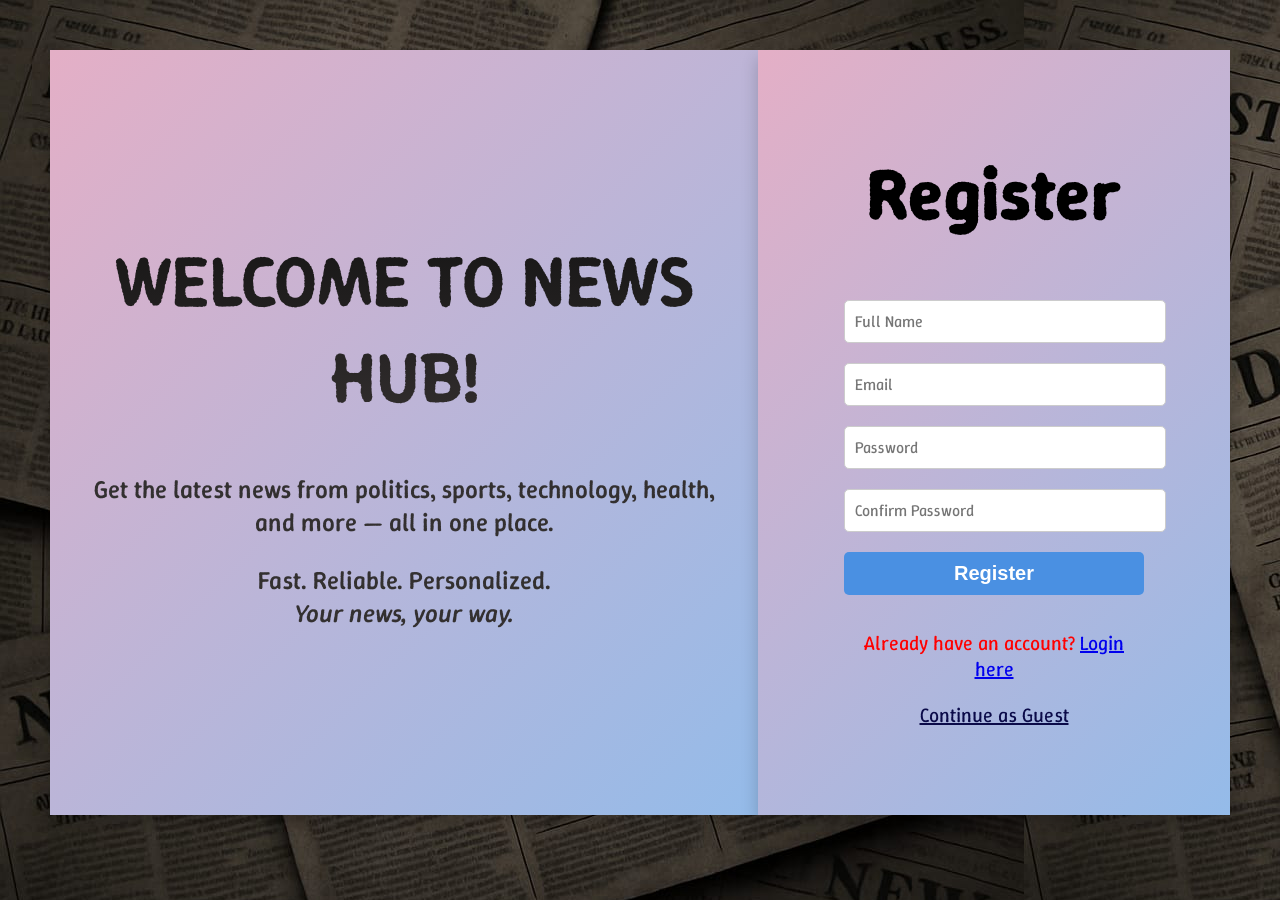
<file: index.html>
<!DOCTYPE html>
<html lang="en">

<head>
  <meta charset="UTF-8">
  <meta name="viewport" content="width=device-width, initial-scale=1.0">
  <title>Register</title>
  <link rel="stylesheet" href="./login.css">
  <link rel="preconnect" href="https://fonts.googleapis.com">
  <link rel="preconnect" href="https://fonts.gstatic.com" crossorigin>
  <link
    href="https://fonts.googleapis.com/css2?family=Roboto:ital,wght@0,100..900;1,100..900&family=Winky+Rough:ital,wght@0,300..900;1,300..900&display=swap"
    rel="stylesheet">
</head>

<body>
  <div class="container">
    <div class="item1">
      <div class="welcome">
        <h1 class="welcome-title"> WELCOME TO <span>NEWS HUB!</span></h1>
        <p class="welcome-text">
          Get the latest news from politics, sports, technology, health, and more — all in one place.
        </p>
        <p class="welcome-text">
          Fast. Reliable. Personalized. <br />
          <em>Your news, your way.</em>
        </p>

      </div>

    </div>
    <div class="item2">
      <div class="form-container">
        <h1>Register</h1>
        <form id="registerForm">
          <input type="text" id="regName" placeholder="Full Name" required />
          <input type="email" id="regEmail" placeholder="Email" required />
          <input type="password" id="regPassword" placeholder="Password" required />
          <input type="password" id="regConfirmPassword" placeholder="Confirm Password" required />
          <button type="submit">Register</button>
          <p id="registerMsg"></p>
        </form>
        <p style="text-align:center; margin-top:15px;">
          Already have an account? <a href="login.html">Login here</a>
        </p>
        <p style="text-align: center; margin-top: 20px;" id="guest" >
          <a href="news.html" style="color: rgb(11, 11, 73); text-decoration: underline;">
        Continue as Guest
      </a>
</p>

      </div>
    </div>
  </div>
  <script src="./login.js"></script>

</body>

</html>
</file>
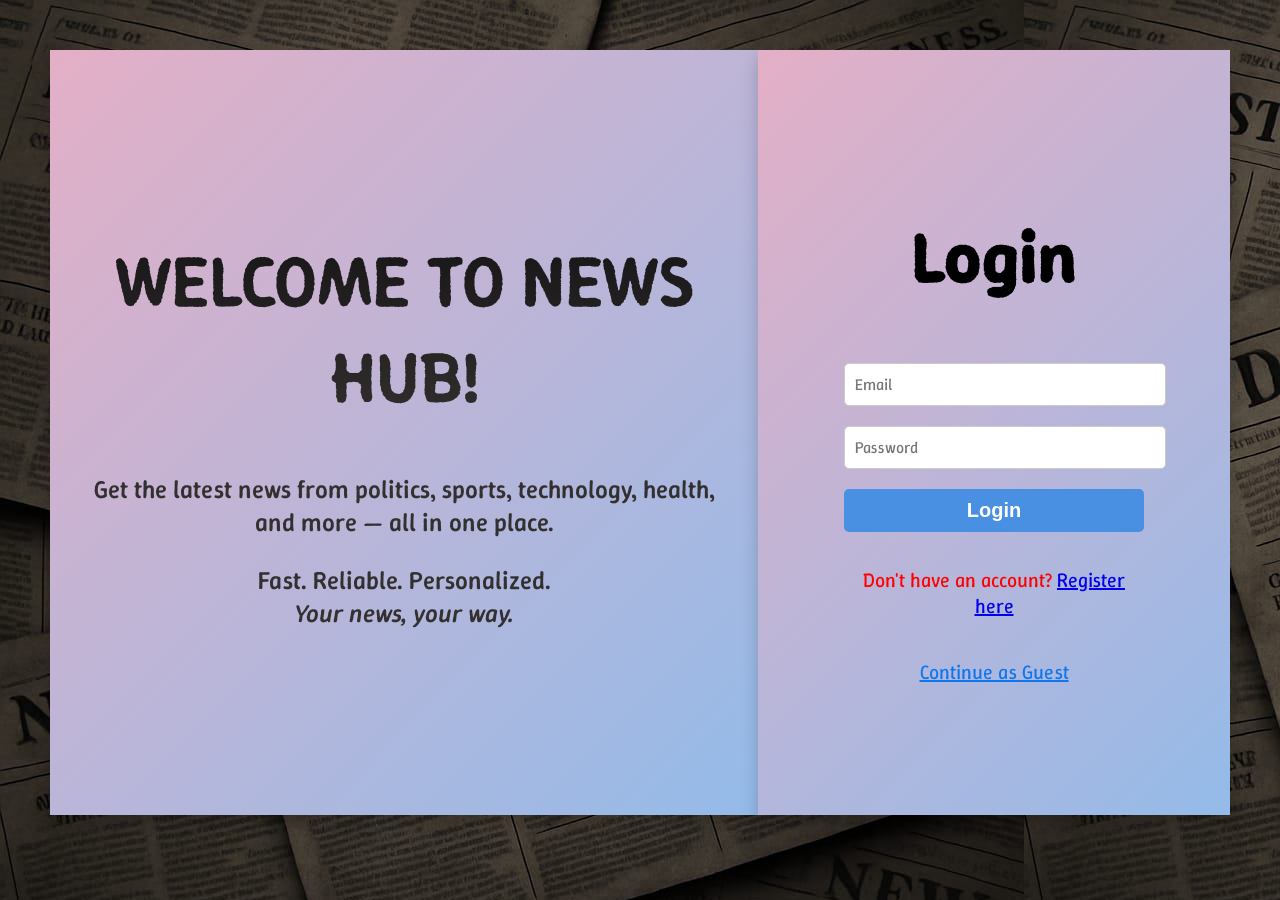
<file: login.html>
<!DOCTYPE html>
<html lang="en">

<head>
  <meta charset="UTF-8">
  <meta name="viewport" content="width=device-width, initial-scale=1.0">
  <title>Login</title>
  <link rel="stylesheet" href="login.css">
  <link rel="preconnect" href="https://fonts.googleapis.com">
  <link rel="preconnect" href="https://fonts.gstatic.com" crossorigin>
  <link
    href="https://fonts.googleapis.com/css2?family=Roboto:ital,wght@0,100..900;1,100..900&family=Winky+Rough:ital,wght@0,300..900;1,300..900&display=swap"
    rel="stylesheet">
</head>

<body>
  <div class="container">
    <div class="item1">
      <div class="welcome">
        <h1 class="welcome-title"> WELCOME TO <span>NEWS HUB!</span></h1>
        <p class="welcome-text">
          Get the latest news from politics, sports, technology, health, and more — all in one place.
        </p>
        <p class="welcome-text">
          Fast. Reliable. Personalized. <br />
          <em>Your news, your way.</em>
        </p>

      </div>

    </div>
    <div class="item2">
      <div class="form-container">
        <h1>Login</h1>
        <form id="loginForm">
          <input type="email" id="loginEmail" placeholder="Email" required />
          <input type="password" id="loginPassword" placeholder="Password" required />
          <button type="submit">Login</button>
          <p id="loginMsg"></p>
        </form>
        <p style="text-align:center; margin-top:15px;">
          Don't have an account? <a href="index.html">Register here</a>
        </p>
        <p style="text-align: center; margin-top: 20px;">
          <a href="news.html" style="color: #0e77ee; text-decoration: underline;">
        Continue as Guest
    </a></p>
      </div>
    </div>
  </div>
  <script src="./login.js"></script>
</body>

</html>
</file>
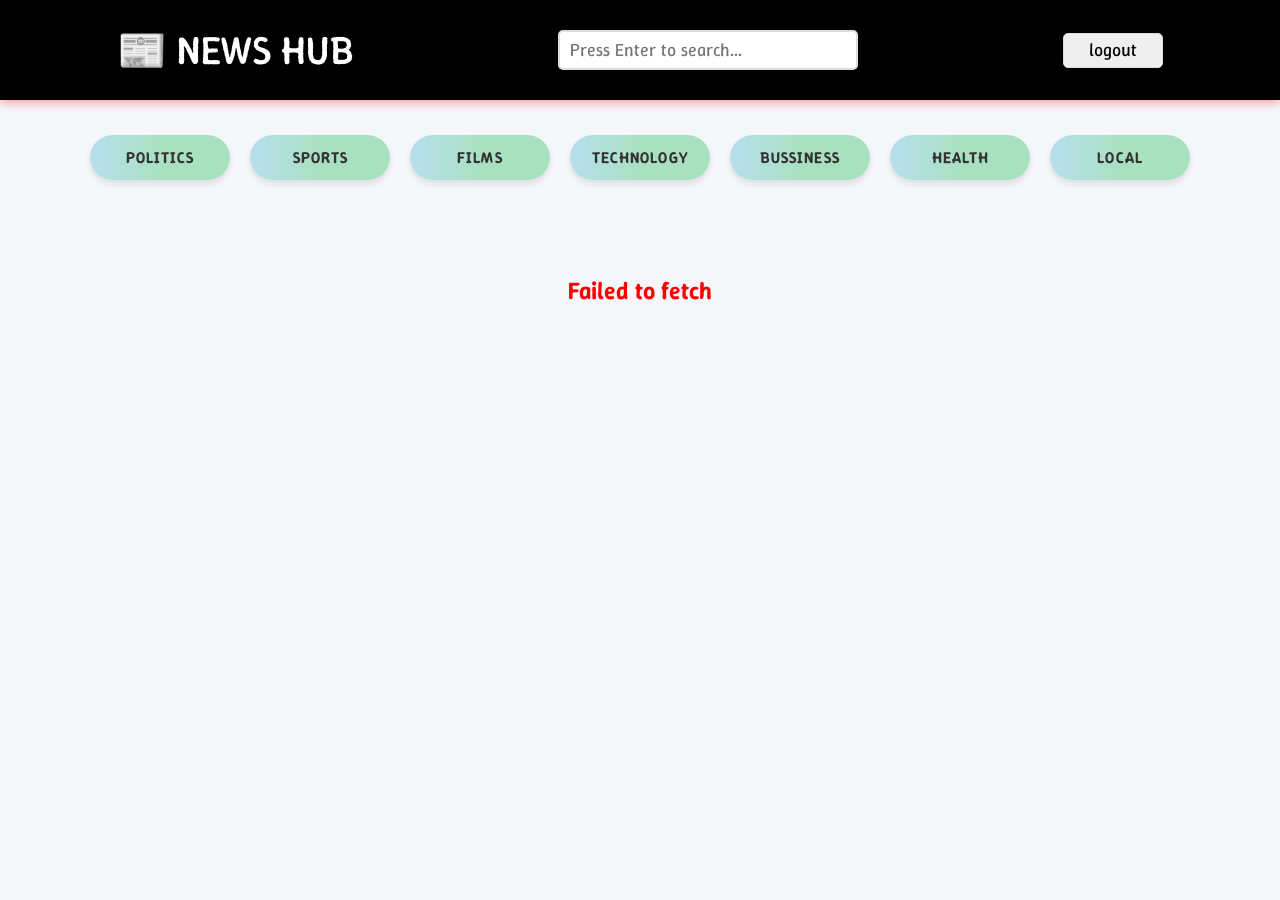
<file: news.html>
<!DOCTYPE html>
<html lang="en">

<head>
  <meta charset="UTF-8">
  <meta name="viewport" content="width=device-width, initial-scale=1.0">
  <title>NEWS HUB</title>
  <link rel="stylesheet" href="news.css">
  <link rel="preconnect" href="https://fonts.googleapis.com">
  <link rel="preconnect" href="https://fonts.gstatic.com" crossorigin>
  <link
    href="https://fonts.googleapis.com/css2?family=Roboto:ital,wght@0,100..900;1,100..900&family=Winky+Rough:ital,wght@0,300..900;1,300..900&display=swap"
    rel="stylesheet">
</head>

<body>
  <nav class="nav">
    <h1 class="logo">&#x1F4F0; NEWS HUB</h1>
    <input class="search" id="searchBox" type="search" placeholder="Press Enter to search...">
    <button class="logout" onclick="logout()">logout</button>
  </nav>
  <div class="links">
    <button onclick="fetchData('politics')">POLITICS</button>
    <button onclick="fetchData('sports')">SPORTS</button>
    <button onclick="fetchData('films')">FILMS</button>
    <button onclick="fetchData('technology')">TECHNOLOGY</button>
    <button onclick="fetchData('business')">BUSSINESS</button>
    <button id="health" onclick="fetchData('health')">HEALTH</button>
    <button id="local" onclick="fetchData('hyderabad')">LOCAL</button>
    <!-- <a href="fetchData('ipl')">IPL</a> -->
  </div>
  <div class="container" id="container">

  </div>

  <div id="loading" style="display:none; text-align:center; margin:20px;">
    <div class="spinner"></div>
  </div>

  <script src="./news.js"></script>
</body>

</html>
</file>
<file: login.css>
body {
    font-family: "Winky Rough", sans-serif;
    margin: 0px;
    padding: 0px;
    background-image: url("./bg.jpeg");
    background-repeat: repeat;
}

.container {
    height: auto;
    margin: 50px;
    display: flex;
    /* flex-wrap: wrap; */
}

.item1 {
    display: flex;
    justify-content: center;
    align-items: center;
    height: 85vh;
    width: 60%;
    background-color: blueviolet;
    box-shadow: 0 8px 16px rgba(0, 0, 0, 0.2);
   
    background: #EEAECA;
    background: linear-gradient(135deg, rgb(228, 175, 198) 0%, rgba(148, 187, 233, 1) 100%);
    
}

.item2 {
    display: flex;
    align-items: center;
    justify-content: center;
    height: 85vh;
    width: 40%;
    /* background-color: cadetblue; */
    box-shadow: 0 8px 16px rgba(0, 0, 0, 0.2);
    box-shadow: 0 8px 16px rgba(0, 0, 0, 0.2);
    background: linear-gradient(90deg, rgb(157, 157, 157) 0%, rgb(210, 207, 207) 100%);
    background: #EEAECA;
    background: linear-gradient(135deg, rgb(228, 175, 198) 0%, rgba(148, 187, 233, 1) 100%);
}  



.form-container {
    display: flex;
    flex-direction: column;
    align-items: center;
    justify-content: center;
    padding: 30px;
    width: 300px;
    text-align: center;
    animation-delay: 0.5s;
    animation: fadeSlideUp 1.5s ease-out forwards;
    opacity: 0;
    
}

.form-container h1 {
    font-size: 72px;
}

input {
    width: 100%;
    padding: 10px;
    margin: 10px 0;
    border-radius: 5px;
    border: 1px solid #ccc;
    font-family:"Winky Rough", sans-serif; 
    font-size: 16px;
}

button {
    width: 100%;
    padding: 10px;
    border: none;
    background-color: #4a90e2;
    color: white;
    border-radius: 5px;
    font-weight: bold;
    cursor: pointer;
    margin-top: 10px;
    font-size: 20px;
}

button:hover {
    background-color: #357abd;
}

p {
    font-size: 20px;
    color: red;
    margin-top: 5px;
}

.welcome {
    color: darkgray;
    text-align: center;
    margin: 25px;
    margin-top: 0px;
}

@keyframes fadeSlideUp {
    0% {
        opacity: 0;
        transform: translateY(70px);
    }

    100% {
        opacity: 1;
        transform: translateY(0);
    }
}

.welcome h1 {
    font-weight: 600;
    font-size: 72px;
    background-image: linear-gradient(rgb(23, 22, 22), rgb(50, 46, 46));
    color: transparent;
    background-clip: text;
    -webkit-background-clip: text;
    animation-delay: 0.5s;
    animation: fadeSlideUp 1.5s ease-out forwards;
    opacity: 0;
}

.welcome p {
    color: #333030;
    font-size: 25px;
    font-weight: 500;
    animation-delay: 0.5s;
    animation: fadeSlideUp 1.5s ease-out forwards;
    opacity: 0;
}
#guest{
    position: relative;
    bottom:20px;
}

@media screen and (max-width: 480px) {
    body {
        background-color: black;
    }
    .container {
        flex-direction: column;
        gap: 15px;
        margin: 10px;
    }
    .item1, .item2 {
        width: 100%;
        height: auto;
        min-height: 200px;
        margin: 0 auto;
        box-sizing: border-box;
    }
    .form-container {
        width: 100%;
        padding: 15px;
    }
    .form-container h1,
    .welcome h1 {
        font-size: 32px;
    }
    .welcome p,
    .form-container p {
        font-size: 15px;
    }
    input, button {
        font-size: 14px;
        width: 90%;
    }
}
/* @media screen and (min-width: 320px) and (max-width: 480px) {
    body {
        background-color: wheat;
    }
    .container {
        flex-direction: column;
        gap: 15px;
    }
    .item1, .item2 {
        
        width: 90%;
        height: auto;
        flex: none;

    }
    .form-container {
        width: 100%;
        padding: 20px;
    }
        .form-container h1 {
        font-size: 40px;
    }
    input{
        width: 80%;
    }

    .welcome h1 {
        font-size: 40px;
    }

    .welcome p {
        font-size: 16px;
    }
    .container h1 {
        font-size: 40px;
    }
    .container p {
        font-size: 15px;
    }

} */
</file>
<file: news.css>
/* ==============================
   GLOBAL RESET
============================== */

* {
    padding: 0;
    margin: 0;
    box-sizing: border-box;
}

html {
    scroll-behavior: smooth;
}

body {
    font-family: "Winky Rough", sans-serif;
    background-color: #f5f7fa;
    overflow-x: hidden;
    width: 100%;
}

/* ==============================
   NAVIGATION BAR
============================== */

.nav {
    display: flex;
    background-color: black;
    height: 100px;
    align-items: center;
    justify-content: space-around;
    width: 100%;
    position: fixed;
    top: 0;
    left: 0;
    z-index: 1000;
    box-shadow: 0 2px 10px rgba(255, 2, 2, 0.4);
    padding: 0 20px;
    gap: 12px;
}

.logo {
    color: white;
    font-size: 40px;
    font-family: "Winky Rough", sans-serif;
    font-weight: 500;
    font-style: normal;
    cursor: pointer;
    transition: color 0.3s ease;
    white-space: nowrap;
}

.logo:hover {
    color: rgb(109, 169, 220);
}

/* ==============================
   SEARCH INPUT
============================== */

.search {
    width: 300px;
    max-width: 40%;
    min-width: 0;
    height: 40px;
    font-size: 18px;
    font-family: "Winky Rough", sans-serif;
    border-radius: 5px;
    padding: 10px;
    border: 2px solid #ddd;
    outline: none;
    transition: border 0.3s ease;
}

.search:focus,
.search:hover {
    border: 2px solid rgb(109, 169, 220);
}

/* ==============================
   GENERAL BUTTONS
============================== */

button {
    cursor: pointer;
    width: 100px;
    height: 35px;
    font-size: 18px;
    font-family: "Winky Rough", sans-serif;
    border-radius: 5px;
    padding: 2px;
    border: 1px solid #ddd;
    transition: all 0.3s ease;
}

button:hover {
    border: 2px solid rgb(109, 169, 220);
}

/* ==============================
   CATEGORY LINKS
============================== */

.links {
    margin-top: 110px;
    padding: 25px;
    display: flex;
    gap: 20px;
    justify-content: center;
    align-items: center;
    flex-wrap: wrap;
}

.links button {
    cursor: pointer;
    width: 140px;
    min-height: 45px;
    height: auto;
    border-radius: 30px;
    border: none;
    background: linear-gradient(
        90deg,
        rgb(183, 223, 239) 0%,
        rgb(169, 225, 192) 50%
    );
    font-size: 16px;
    font-weight: 600;
    font-family: "Winky Rough", sans-serif;
    color: #333;
    box-shadow: 0 4px 6px rgba(0, 0, 0, 0.1);
    transition: all 0.3s ease-in-out;
    letter-spacing: 1px;
}

.links button:hover {
    box-shadow: 0 8px 16px rgba(0, 0, 0, 0.2);
    color: #111;
    border: 1px solid #555;
    transform: translateY(-3px);
}

/* ==============================
   NEWS CONTAINER
============================== */

.container {
    display: flex;
    flex-wrap: wrap;
    justify-content: center;
    align-items: flex-start;
    margin: 30px auto 0;
    gap: 30px;
    width: 100%;
    max-width: 1400px;
    padding: 20px;
    box-sizing: border-box;
}

/* ==============================
   NEWS CARD
============================== */

.card {
    display: flex;
    flex-direction: column;
    width: 400px;
    max-width: 100%;
    min-width: 0;
    height: auto;

    /* Visible border on all four sides */
    border: 1.5px solid #94a3b8;
    border-radius: 8px;

    transition: transform 0.3s ease-in-out;

    background-color: rgb(254, 255, 241);

    /* Keep the border visible */
    overflow: hidden;
    box-sizing: border-box;

    box-shadow: 0 0 0 1px rgba(0, 0, 0, 0.05);
}

.card:hover {
    transform: translateY(-5px);
    box-shadow: 0 2px 10px rgba(109, 169, 220, 0.6);
}

/* ==============================
   NEWS IMAGE
============================== */

.img {
    width: 100%;
    max-width: 100%;
    height: 250px;
    object-fit: cover;
    display: block;
    margin: 0;
    border: none;
    border-radius: 0;
    box-sizing: border-box;
}

/* ==============================
   NEWS TITLE
============================== */

.card h1,
.card h2 {
    font-size: 20px;
    font-weight: 600;
    font-family: "Winky Rough", sans-serif;
    margin: 14px 14px 20px;
    line-height: 1.5;
    color: #222;
    overflow-wrap: anywhere;
}

/* ==============================
   NEWS DESCRIPTION
============================== */

.card p {
    font-size: 16px;
    line-height: 1.6;
    margin: 0 14px 16px;
    overflow-wrap: anywhere;
}

/* ==============================
   NEWS LINKS
============================== */

.card a {
    display: inline-block;
    text-decoration: none;
    color: rgb(27, 27, 116);
    font-family: "Winky Rough", sans-serif;
    font-weight: 500;
    overflow-wrap: anywhere;
    transition: color 0.3s ease;
}

.card a:hover {
    color: rgb(109, 169, 220);
    text-decoration: underline;
}

/* ==============================
   LOADING SPINNER
============================== */

.spinner {
    border: 6px solid #000000;
    border-top: 6px solid rgb(109, 169, 220);
    border-bottom: 6px solid red;
    border-radius: 50%;
    width: 50px;
    height: 50px;
    animation: spin 1s linear infinite;
    margin: 30px auto;
}

/* ==============================
   LOADING ANIMATION
============================== */

@keyframes spin {
    0% {
        transform: rotate(0deg);
    }

    100% {
        transform: rotate(360deg);
    }
}

/* ==============================
   ERROR MESSAGES
============================== */

#container h2 {
    width: 100%;
    color: red;
    font-family: "Winky Rough", sans-serif;
    font-weight: 600;
    font-size: 24px;
    text-align: center;
    padding: 20px;
}

/* ==============================
   LOGOUT BUTTON
============================== */

.logout {
    cursor: pointer;
}

/* ==============================
   TABLET RESPONSIVE
============================== */

@media screen and (min-width: 601px) and (max-width: 1024px) {

    .nav {
        height: 80px;
        padding: 0 15px;
        gap: 12px;
    }

    .logo {
        font-size: 30px;
    }

    .search {
        width: 220px;
        max-width: 40%;
        font-size: 16px;
    }

    .container {
        margin-top: 20px;
        gap: 20px;
        padding: 15px;
    }

    .card {
        width: calc(50% - 10px);
        max-width: 400px;
        min-width: 0;
        border: 1.5px solid #94a3b8;
        border-radius: 8px;
        box-sizing: border-box;
    }

    .img {
        height: 220px;
    }

    .links {
        margin-top: 90px;
        gap: 15px;
    }

    .links button {
        width: 120px;
    }
}

/* ==============================
   MOBILE RESPONSIVE
============================== */

@media screen and (max-width: 600px) {

    /* Navigation */

    .nav {
        height: 65px;
        padding: 0 10px;
        justify-content: space-between;
        gap: 8px;
    }

    .logo {
        font-size: clamp(16px, 5vw, 22px);
        white-space: nowrap;
    }

    .search {
        width: 100%;
        max-width: 45%;
        min-width: 0;
        height: 34px;
        font-size: 13px;
        padding: 6px;
    }

    .nav button,
    .logout {
        width: auto;
        min-width: 55px;
        max-width: 80px;
        height: 32px;
        padding: 4px 8px;
        font-size: 12px;
        flex-shrink: 0;
    }

    /* Category buttons */

    .links {
        margin-top: 75px;
        padding: 12px;
        gap: 10px;
        justify-content: center;
    }

    .links button {
        width: auto;
        min-width: 90px;
        max-width: 100%;
        min-height: 40px;
        height: auto;
        padding: 10px 14px;
        font-size: 14px;
        border-radius: 25px;
    }

    /* News container */

    .container {
        width: 100%;
        margin: 10px auto 0;
        padding: 12px;
        gap: 16px;
        justify-content: center;
    }

    /* News card and border */

    .card {
        display: flex;
        flex-direction: column;
        width: 100%;
        max-width: 100%;
        min-width: 0;
        margin: 0;

        border: 1.5px solid #94a3b8;
        border-radius: 8px;

        box-sizing: border-box;
        overflow: hidden;
        background-color: rgb(254, 255, 241);

        box-shadow: 0 0 0 1px rgba(0, 0, 0, 0.05);
    }

    /* Images */

    .img {
        width: 100%;
        max-width: 100%;
        height: 200px;
        object-fit: cover;
        display: block;
        margin: 0;
        border: none;
        border-radius: 0;
        box-sizing: border-box;
    }

    /* Headlines */

    .card h1,
    .card h2 {
        font-size: 18px;
        line-height: 1.5;
        margin: 14px 14px 12px;
        overflow-wrap: anywhere;
    }

    /* Descriptions */

    .card p {
        font-size: 15px;
        line-height: 1.6;
        margin: 0 14px 14px;
        overflow-wrap: anywhere;
    }

    .card a {
        overflow-wrap: anywhere;
    }

    /* Hide selected categories on mobile */

    #local,
    #health {
        display: none;
    }

    /* Spinner */

    .spinner {
        width: 40px;
        height: 40px;
        border-width: 5px;
    }

    /* Error message */

    #container h2 {
        font-size: 20px;
        padding: 15px;
    }
}

/* ==============================
   EXTRA SMALL MOBILE
============================== */

@media screen and (max-width: 360px) {

    .nav {
        height: 58px;
        padding: 0 6px;
        gap: 5px;
    }

    .logo {
        font-size: 16px;
    }

    .search {
        max-width: 42%;
        font-size: 11px;
        padding: 5px;
    }

    .nav button,
    .logout {
        min-width: 45px;
        max-width: 60px;
        font-size: 10px;
        padding: 4px;
    }

    .container {
        padding: 8px;
        gap: 12px;
    }

    .card h1,
    .card h2 {
        font-size: 17px;
    }

    .img {
        height: 170px;
    }

    .links {
        margin-top: 68px;
        gap: 8px;
        padding: 8px;
    }

    .links button {
        min-width: 70px;
        padding: 8px 10px;
        font-size: 12px;
    }
}

/* ==============================
   LARGE DESKTOP
============================== */

@media screen and (min-width: 1440px) {

    .container {
        gap: 30px;
        padding: 30px;
    }

    .card {
        width: 400px;
    }
}
</file>
